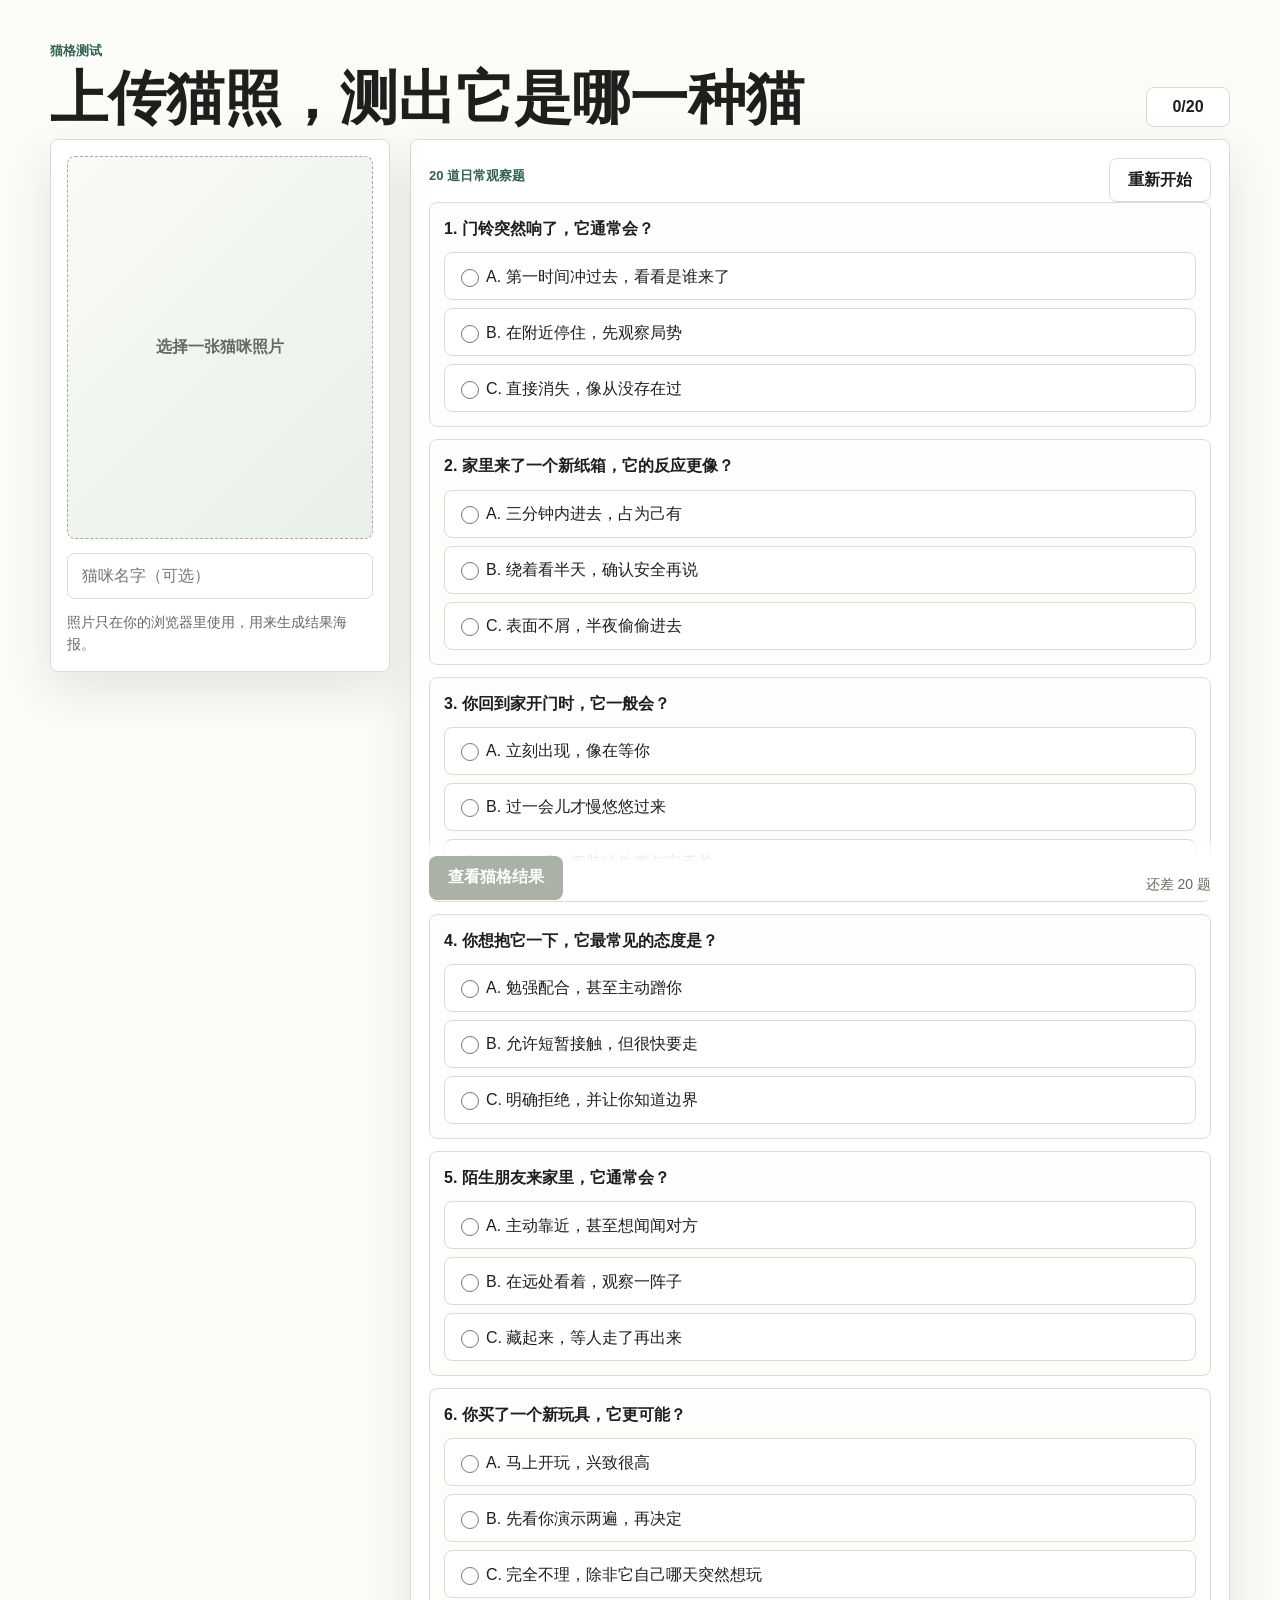
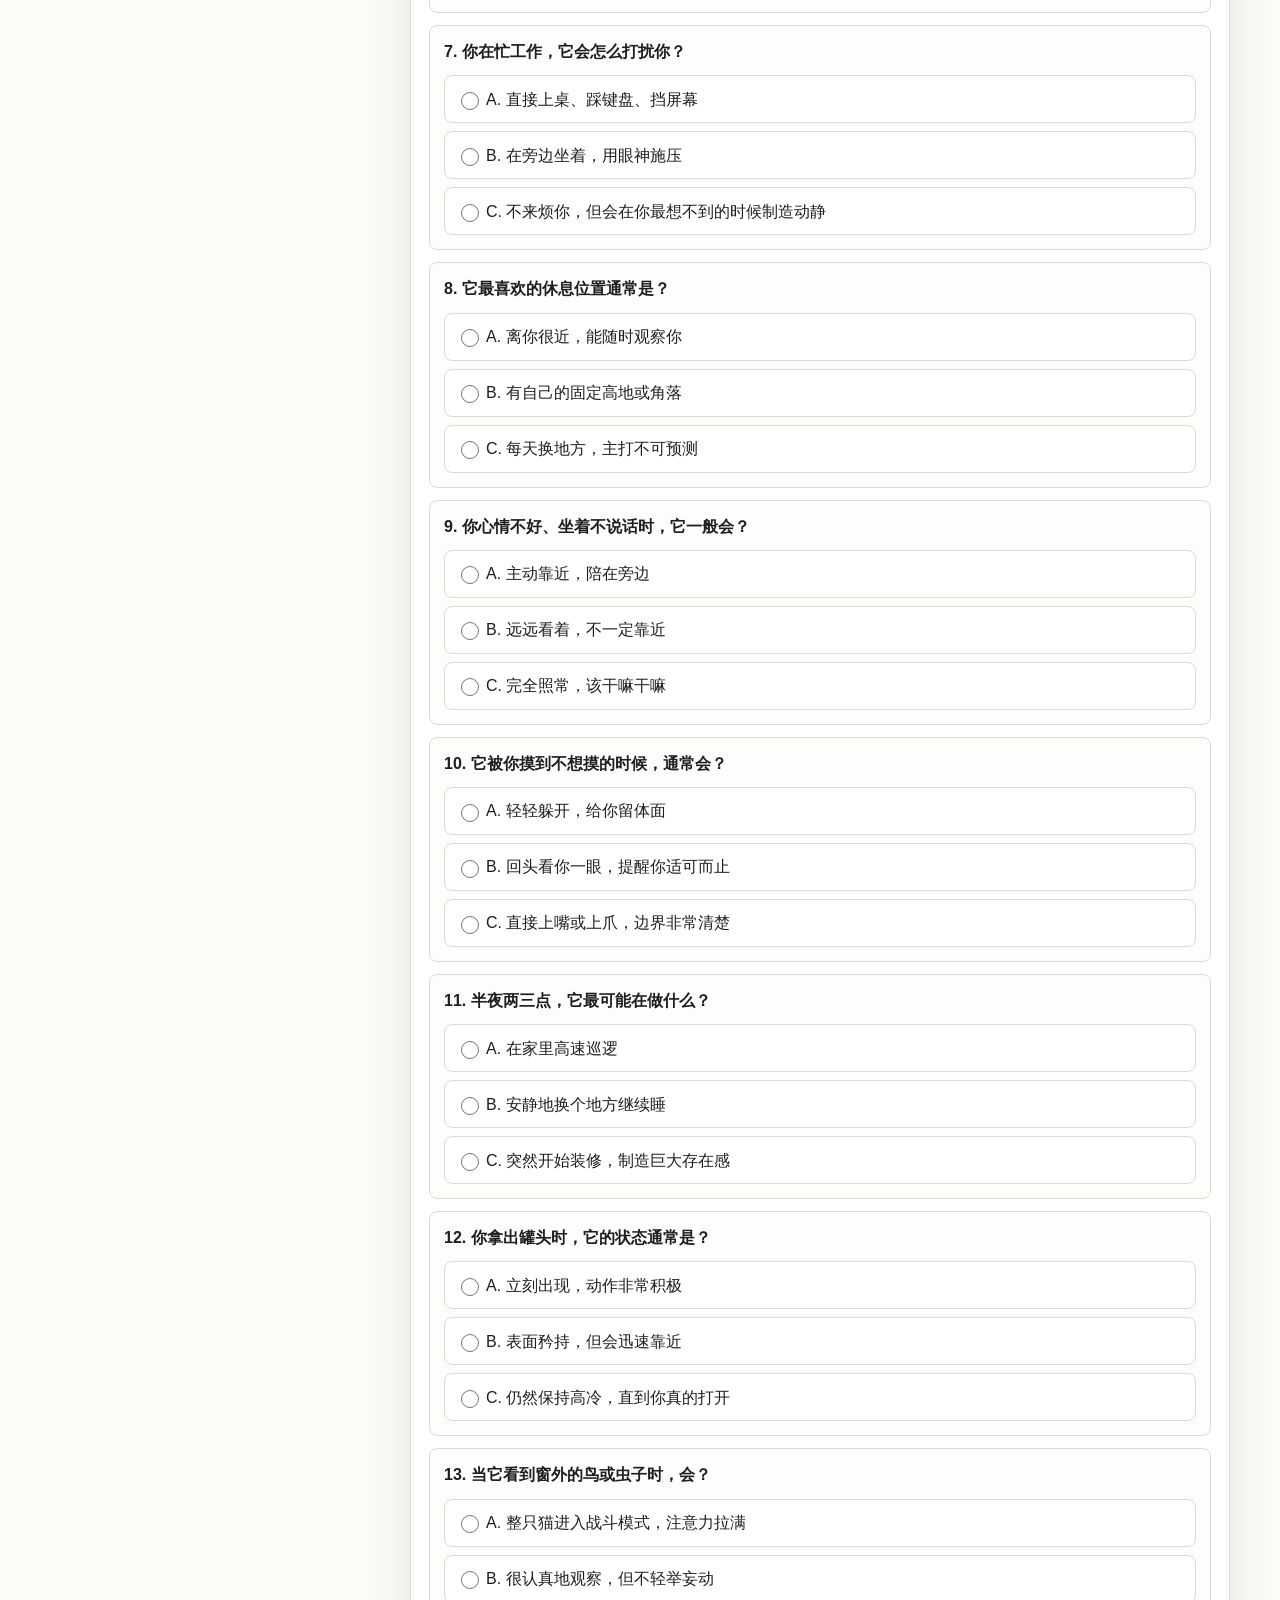
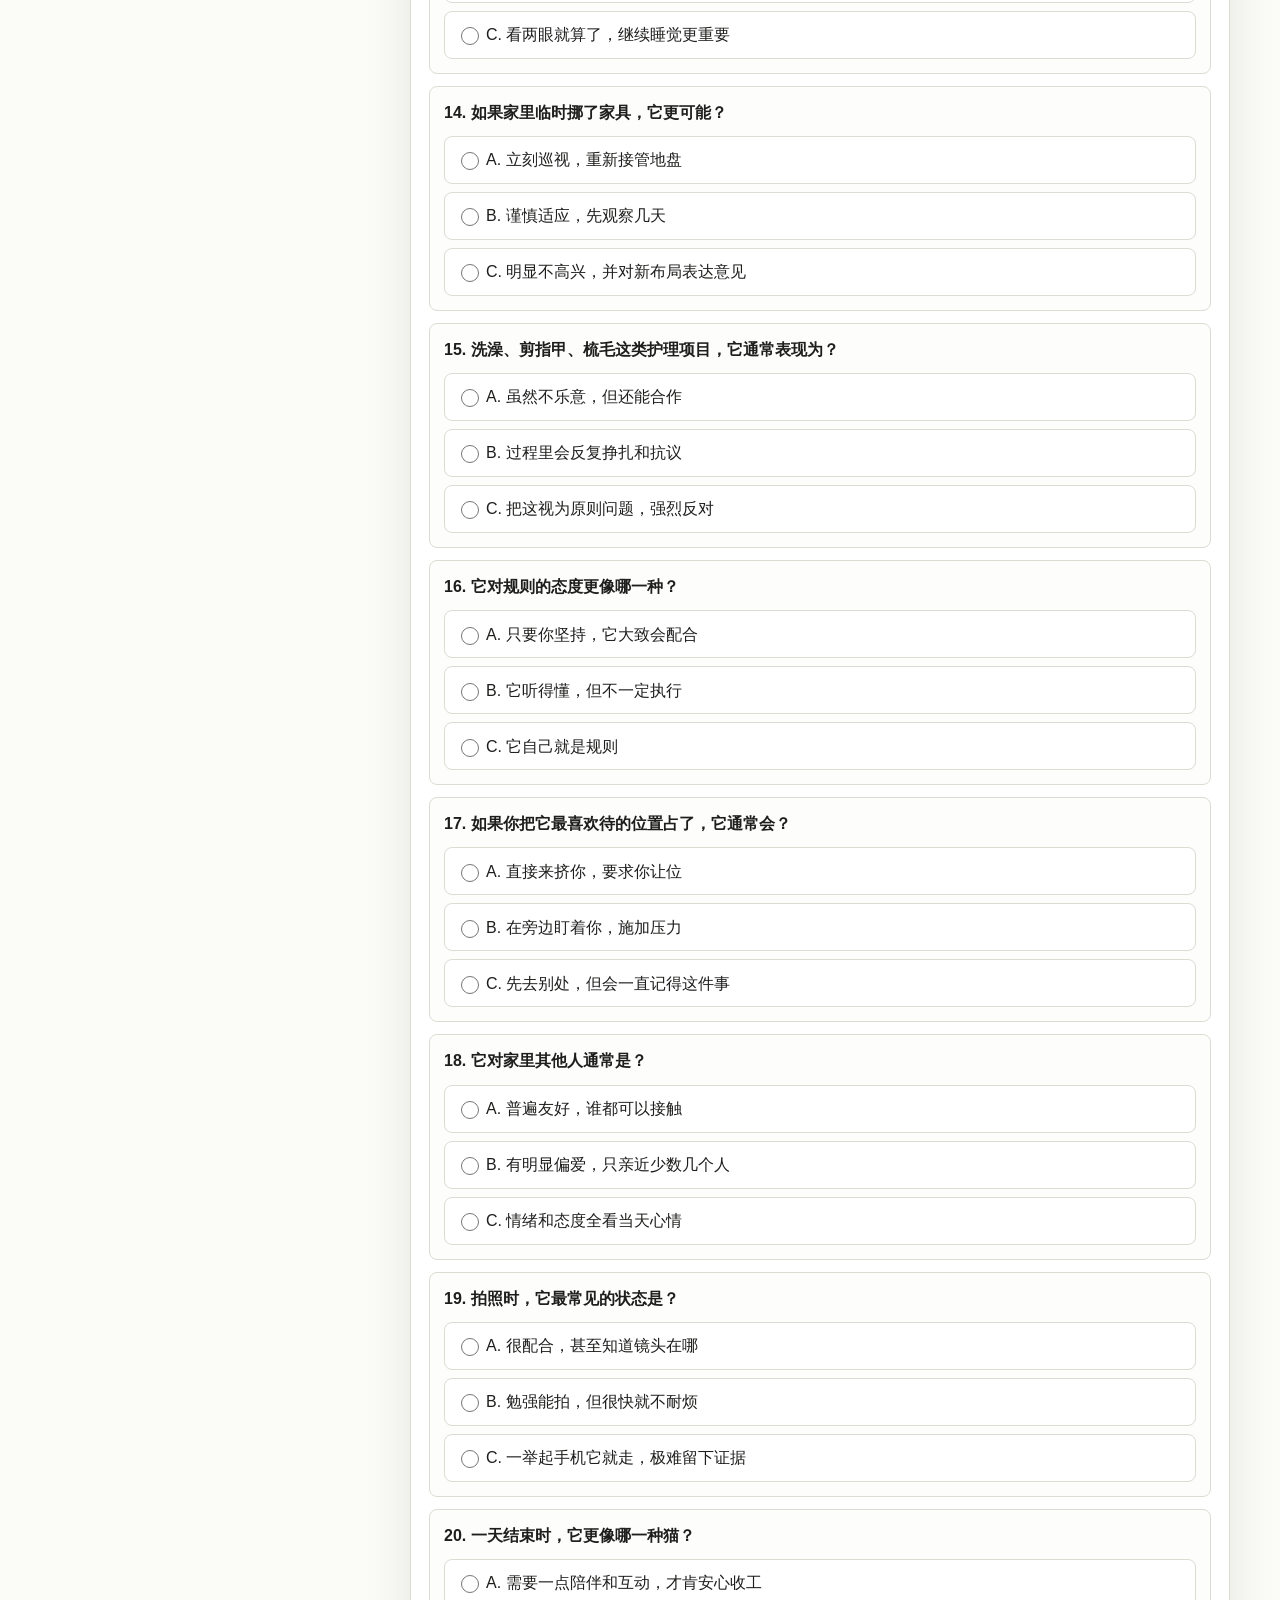
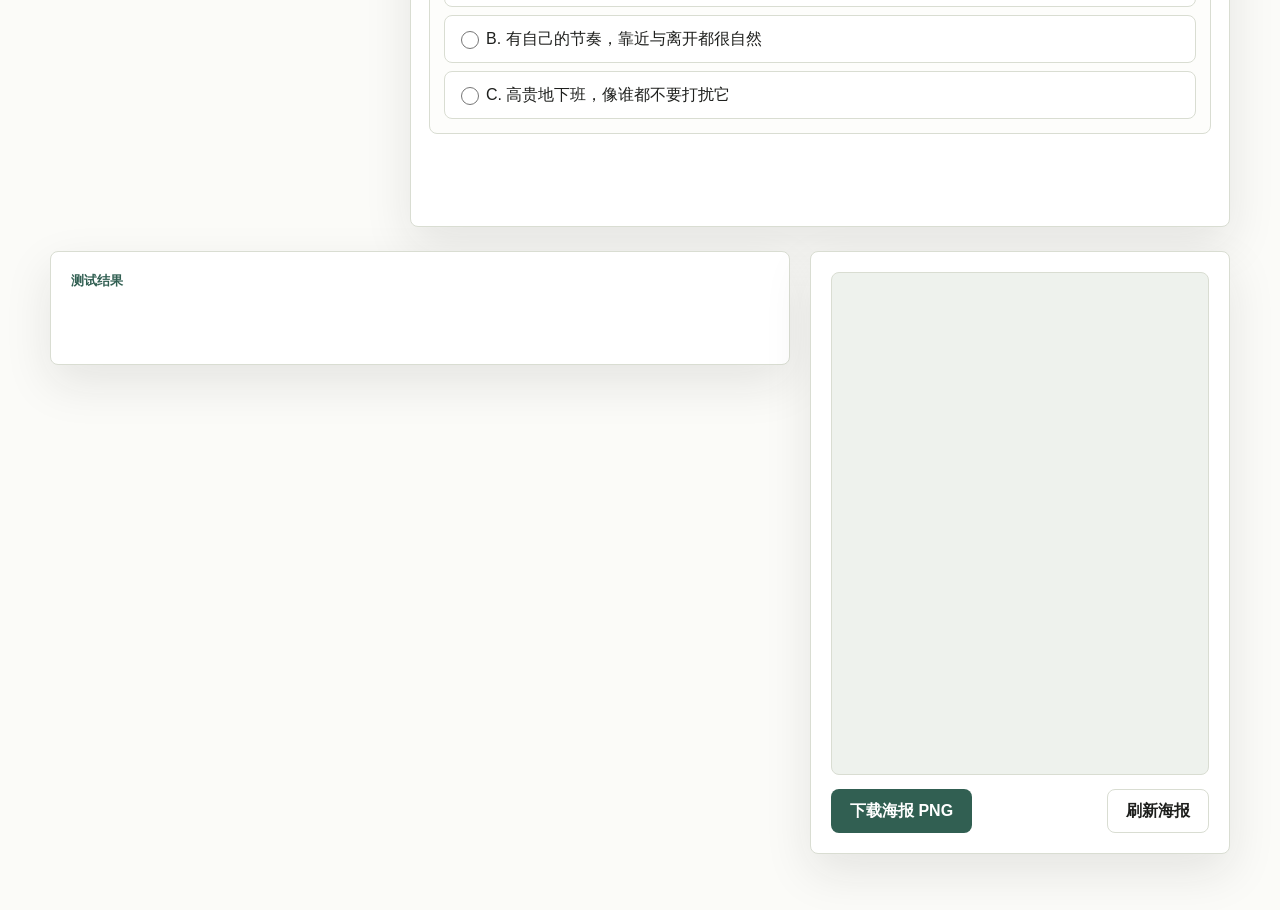
<file: cat-personality-test/index.html>
<!doctype html>
<html lang="zh-CN">
  <head>
    <meta charset="UTF-8" />
    <meta name="viewport" content="width=device-width, initial-scale=1.0" />
    <title>猫格测试</title>
    <link rel="stylesheet" href="styles.css" />
  </head>
  <body>
    <main class="app-shell">
      <section class="topbar" aria-label="测试进度">
        <div>
          <p class="eyebrow">猫格测试</p>
          <h1>上传猫照，测出它是哪一种猫</h1>
        </div>
        <div class="progress-pill">
          <span id="answeredCount">0</span>/20
        </div>
      </section>

      <section class="layout">
        <aside class="photo-panel">
          <label class="upload-box" for="catPhoto">
            <input id="catPhoto" type="file" accept="image/*" />
            <img id="photoPreview" alt="猫咪照片预览" />
            <span id="uploadHint">选择一张猫咪照片</span>
          </label>
          <input id="catName" class="name-input" type="text" maxlength="12" placeholder="猫咪名字（可选）" />
          <p class="microcopy">照片只在你的浏览器里使用，用来生成结果海报。</p>
        </aside>

        <section class="quiz-panel" aria-labelledby="quizTitle">
          <div class="quiz-head">
            <p class="eyebrow" id="quizTitle">20 道日常观察题</p>
            <button id="resetBtn" class="ghost-btn" type="button">重新开始</button>
          </div>
          <div id="questions" class="questions"></div>
          <div class="actions">
            <button id="resultBtn" class="primary-btn" type="button" disabled>查看猫格结果</button>
            <p id="missingText" class="missing-text">还差 20 题</p>
          </div>
        </section>
      </section>

      <section id="resultSection" class="result-section" hidden>
        <div class="result-copy">
          <p class="eyebrow">测试结果</p>
          <h2 id="resultTitle"></h2>
          <div id="resultTags" class="tag-row"></div>
          <p id="resultSummary" class="summary"></p>
          <div id="dimensionChips" class="dimension-row"></div>
          <p id="resultPunchline" class="punchline"></p>
        </div>
        <div class="poster-panel">
          <canvas id="posterCanvas" width="1080" height="1440" aria-label="猫格测试海报"></canvas>
          <div class="poster-actions">
            <button id="downloadBtn" class="primary-btn" type="button">下载海报 PNG</button>
            <button id="rerenderBtn" class="ghost-btn" type="button">刷新海报</button>
          </div>
        </div>
      </section>
    </main>

    <script src="app.js"></script>
  </body>
</html>
</file>
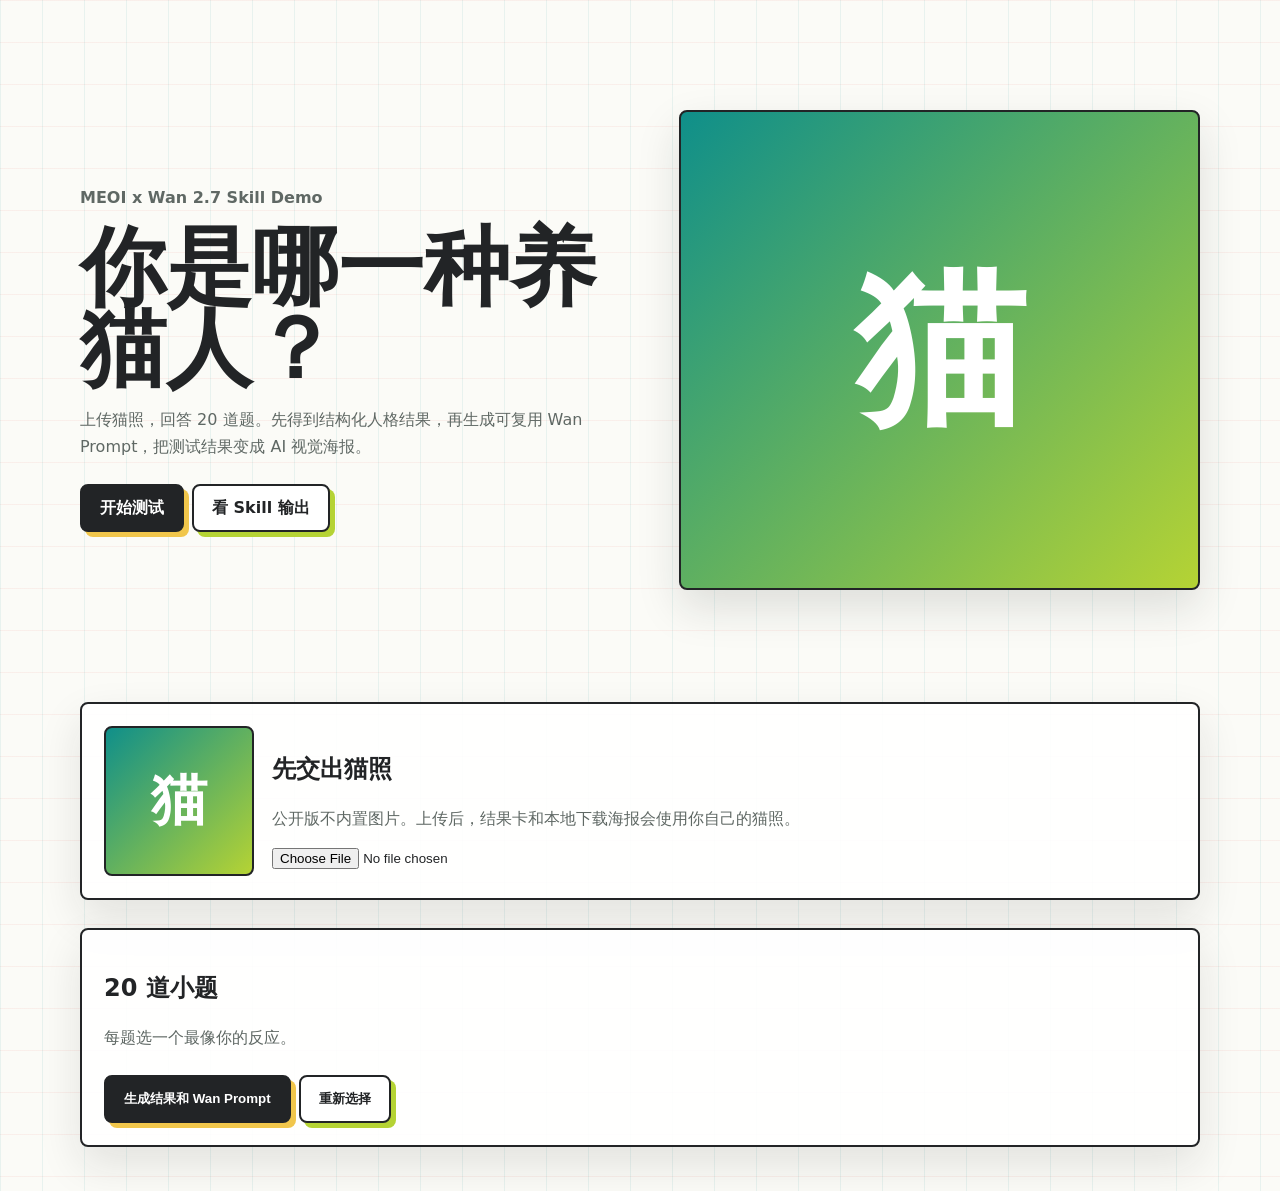
<file: meoi-skill/index.html>
<!doctype html><html lang="zh-CN"><head><meta charset="utf-8"><meta name="viewport" content="width=device-width,initial-scale=1"><title>MEOI Wan Skill</title><style>:root{--paper:#fbfbf7;--ink:#222426;--teal:#0f8f8a;--coral:#e65443;--leaf:#b5d334;--yellow:#f1c64b;--line:#d9ded7;font-family:system-ui,-apple-system,BlinkMacSystemFont,"Segoe UI",sans-serif}*{box-sizing:border-box}body{margin:0;color:var(--ink);background:linear-gradient(90deg,rgba(15,143,138,.08) 0 1px,transparent 1px),linear-gradient(180deg,rgba(230,84,67,.07) 0 1px,transparent 1px),var(--paper);background-size:42px 42px}.app{width:min(1120px,calc(100% - 28px));margin:auto;padding:26px 0 44px}.hero{display:grid;grid-template-columns:1.05fr .95fr;gap:24px;min-height:72vh;align-items:center}.mark{color:var(--teal);font-weight:900}.hero h1{font-size:clamp(42px,8vw,86px);line-height:.95;margin:12px 0}.hero p,.muted{color:#5f6864;line-height:1.7}.visual{min-height:480px;border:2px solid var(--ink);border-radius:8px;display:grid;place-items:center;background:linear-gradient(135deg,var(--teal),var(--leaf));color:white;font-size:clamp(80px,18vw,170px);font-weight:900;box-shadow:0 18px 44px rgba(24,28,28,.13)}.btn{display:inline-flex;align-items:center;justify-content:center;min-height:48px;padding:0 18px;margin:8px 8px 0 0;border:2px solid var(--ink);border-radius:8px;background:var(--ink);color:white;font-weight:900;text-decoration:none;box-shadow:5px 5px 0 var(--yellow);cursor:pointer}.btn.alt{background:white;color:var(--ink);box-shadow:5px 5px 0 var(--leaf)}.panel{margin-top:28px;padding:22px;border:2px solid var(--ink);border-radius:8px;background:rgba(255,255,255,.9);box-shadow:0 18px 44px rgba(24,28,28,.11)}.upload{display:grid;grid-template-columns:150px 1fr;gap:18px;align-items:center}.thumb,.poster-img{display:grid;place-items:center;border:2px solid var(--ink);border-radius:8px;background:linear-gradient(135deg,var(--teal),var(--leaf));color:white;font-weight:900}.thumb{width:150px;aspect-ratio:1;font-size:56px;object-fit:cover}.quiz{display:grid;gap:12px}.q{padding:15px;border:2px solid var(--line);border-radius:8px;background:white}.q h3{margin:0 0 10px;font-size:17px;line-height:1.5}.opts{display:grid;grid-template-columns:repeat(3,1fr);gap:8px}.opt{padding:11px;border:2px solid var(--line);border-radius:8px;background:#fbfcfb;text-align:left;cursor:pointer}.opt.on{border-color:var(--ink);background:#eaf7f2;box-shadow:inset 0 -5px 0 rgba(181,211,52,.45)}.result{display:grid;grid-template-columns:1fr minmax(300px,430px);gap:22px}.poster{border:2px solid var(--ink);border-radius:8px;background:white;overflow:hidden;box-shadow:9px 9px 0 var(--leaf)}.poster-img{aspect-ratio:4/3;font-size:76px;object-fit:cover;width:100%}.poster-body{padding:20px}.tag{display:inline-block;margin:8px 6px 8px 0;padding:7px 10px;border:2px solid var(--ink);border-radius:8px;background:var(--yellow);font-weight:900;font-size:13px}.score{display:grid;grid-template-columns:72px 1fr 32px;gap:8px;align-items:center;margin:9px 0;font-weight:800}.bar{height:13px;border:2px solid var(--ink);border-radius:8px;overflow:hidden;background:white}.bar i{display:block;height:100%;background:var(--teal)}.lab{display:grid;grid-template-columns:1fr 1fr;gap:16px}.box{padding:16px;border:2px solid var(--ink);border-radius:8px;background:white}.prompt{width:100%;min-height:280px;padding:12px;border:2px solid var(--line);border-radius:8px;line-height:1.65;resize:vertical}.compare{display:grid;grid-template-columns:1fr 1fr;gap:10px}.card{min-height:190px;padding:12px;border:2px solid var(--line);border-radius:8px;background:#fbfcfb}.wan{display:grid;place-items:center;min-height:130px;border-radius:8px;background:linear-gradient(135deg,var(--teal),var(--leaf));color:white;font-weight:900;text-align:center}.notice{border-left:6px solid var(--coral);background:#fff8f6;padding:14px 16px;line-height:1.7;font-weight:800}.hide{display:none!important}@media(max-width:860px){.hero,.upload,.result,.lab,.compare,.opts{grid-template-columns:1fr}.visual{min-height:360px}}</style></head><body><main class="app"><section class="hero"><div><p class="mark">MEOI x Wan 2.7 Skill Demo</p><h1>你是哪一种养猫人？</h1><p>上传猫照，回答 20 道题。先得到结构化人格结果，再生成可复用 Wan Prompt，把测试结果变成 AI 视觉海报。</p><a class="btn" href="#quizPanel">开始测试</a><a class="btn alt" href="#skillLab">看 Skill 输出</a></div><div class="visual">猫</div></section><section class="panel upload"><div class="thumb" id="thumb">猫</div><div><h2>先交出猫照</h2><p class="muted">公开版不内置图片。上传后，结果卡和本地下载海报会使用你自己的猫照。</p><input id="file" type="file" accept="image/*"></div></section><section class="panel" id="quizPanel"><h2>20 道小题</h2><p class="muted">每题选一个最像你的反应。</p><div id="quiz" class="quiz"></div><button class="btn" id="submit">生成结果和 Wan Prompt</button><button class="btn alt" id="reset">重新选择</button><span id="status" class="mark"></span></section><section class="panel hide" id="result"><div class="result"><div><h2 id="headline"></h2><p id="subtitle" style="color:var(--coral);font-weight:900"></p><div id="scores"></div><button class="btn" id="copy">复制 Wan Prompt</button><button class="btn alt" id="download">下载普通海报</button></div><article class="poster"><div class="poster-img" id="posterPhoto">猫</div><div class="poster-body"><p class="mark">MEOI | Meow Owner Index</p><h2 id="posterTitle"></h2><p id="posterSub" style="color:var(--coral);font-weight:900"></p><div id="tags"></div><p id="bodyText" class="muted"></p><p id="closing" style="font-weight:900;border-top:2px solid var(--line);padding-top:12px"></p></div></article></div><div class="lab" id="skillLab"><section class="box"><h3>Wan Prompt</h3><p class="muted">这是可复用的 Skill 输出，可复制到 Wan 2.7，后续可接 API 自动调用。</p><textarea id="prompt" class="prompt" readonly></textarea></section><section class="box"><h3>前后对比</h3><div class="compare"><div class="card"><b>Before</b><p id="before" class="muted">普通测试结果：类型、标签、正文、分数。</p></div><div class="card"><b>After</b><div class="wan" id="after">Wan 2.7 视觉海报输出位</div></div></div></section></div><p class="notice">AI 生成声明：本作品设计为使用 Wan 2.7 进行视觉生成。请勿上传包含他人肖像、明星、品牌 Logo 或受版权保护内容的图片；发布生成结果时请标注 AI 生成。</p></section><canvas id="canvas" width="1080" height="1600" style="display:none"></canvas></main><script>const dims={P:'宠溺度',C:'照护度',O:'秩序度',E:'情绪投射度',X:'展示表达度',A:'风险焦虑度'};const qs=[['你家猫半夜突然踩着你跑过去，你第一反应通常是？',['它好可爱，甚至想摸两下','先看看它是不是哪里不舒服','立刻清醒，并开始思考是不是该限制它夜间活动'],['P','A','O']],['你买猫用品时更像哪一种人？',['看到它可能会喜欢，就想买','会认真比对成分、材质和实际需要','只买真正必要的，不想把家里堆满'],['P','C','O']],['猫今天看起来有点反常，你通常会？',['立刻开始担心，反复观察','先安静看一阵，判断是不是真的异常','只要吃喝拉撒正常，就先不放大'],['A','C','O']],['你给猫拍照时，最常见的状态是？',['随手拍，主要是因为太可爱了','会挑光线、角度和背景','除非很有必要，不会频繁拍'],['P','X','O']],['你更接近下面哪种想法？',['猫开心最重要','猫舒服和家里稳定都重要','不能让猫完全接管这个家'],['P','C','O']],['猫在你工作时跳上桌，你通常会？',['让它待着，甚至顺手摸摸','先哄一下，再慢慢引开','直接请下去，桌子就是桌子'],['P','C','O']],['你最容易因为什么开心？',['它今天主动来找我','它今天状态稳定、吃睡都很好','我把它照顾得很体面、很舒服'],['E','C','O']],['猫不让抱的时候，你通常会？',['还是想再试一下','尊重它，当下就不碰了','本来也不太主动抱它'],['E','C','O']],['你更像哪种养猫风格？',['猫说了算','我照顾它，也观察它','我们彼此适应，共同生活'],['P','C','O']],['猫打翻了东西，你更可能？',['先看它有没有受惊','处理现场，然后默默记住这个风险点','当场开始调整规则，防止再发生'],['E','C','O']],['你买罐头/零食时，最像哪种人？',['想让它多开心一点','主要看配方、频率和适配度','会控制，不想养成太多习惯'],['P','C','O']],['猫今天一整天都不太理你，你会？',['有点失落，想知道是不是我哪里不对','觉得它可能只是想自己待着','完全接受，这很正常'],['E','C','O']],['朋友来你家，想一直摸你的猫，你通常会？',['只要猫没跑，我一般不太拦','会观察猫愿不愿意，再提醒朋友轻一点','很明确地替猫设边界，不让人随便碰'],['P','C','O']],['你看到别人家的猫，你最容易注意到什么？',['它可不可爱、亲不亲人','它今天状态怎么样、舒不舒服','它的毛、脸、气质、照片感强不强'],['E','C','X']],['猫生病或不舒服时，你的状态通常是？',['会非常紧张，脑子一直转','冷静处理，该看医生就看医生','先判断严重程度，不会立刻慌乱'],['A','C','O']],['你会不会为了猫调整自己的生活？',['会，而且很多时候很自然','会调整，但尽量保持平衡','只做必要调整，不会全盘让位'],['P','C','O']],['你最认同下面哪句话？',['养猫就是要宠','养猫是长期照顾和理解','养猫也要有边界和秩序'],['P','C','O']],['你给猫布置生活环境时，更像？',['想让它开心，所以会多给一点','会认真规划，让它住得舒服','保持干净、简单、不要太乱'],['P','C','O']],['你和猫的关系更像哪一种？',['我明显更需要它','我们互相陪伴','它有它的生活，我有我的生活'],['E','C','O']],['做完这个测试，你最希望看到哪种结果？',['一个很像我、很好晒的标签','一个能说明我和猫关系模式的结果','一个不过度煽情、但挺准确的总结'],['X','E','O']]];const rs={'纯血猫奴':['你负责供奉，它负责存在。',['很会让步','猫说了算','情绪全跟着它走'],'你很容易把猫放在优先级很高的位置。你不是在养一只猫，更像是在认真维持一段由它主导的关系。','在这段关系里，你的职位比较像稳定供奉者。'],'引导型铲屎官':['你不靠强压推进，而是会用稳定和节奏把猫慢慢带好。',['循循善诱','细心观察','稳定可靠'],'你很会看猫当天的状态，也懂它什么时候需要靠近，什么时候只想自己待着。你更擅长用节奏、引导和稳定感把相处带顺。','你不是在硬控它，你是在把关系慢慢带顺。'],'卑微供奉者':['你养的不只是猫，是一整套高质量猫生系统。',['标准很高','系统型照护','很会安排'],'你对养猫这件事有明显的执行力和标准感，会把爱落实成一套长期有效的照护系统。','嘴上不说，手上一直在加码。'],'家庭秩序维护员':['你爱猫，但你也爱一个不失控的家。',['规则明确','生活稳定','有爱但不纵容'],'你愿意照顾它，也愿意为它调整，但同样在意节奏、边界和长期稳定。','你的爱有结构，所以不容易失控。'],'情绪型共生者':['你和猫之间，不只是陪伴，更像情绪共振。',['很容易投射','情绪连接强','会被猫影响'],'它今天靠不靠近你、理不理你、情绪平不平稳，你都很容易感觉到。','它不是你的宠物，它更像你生活里的情绪接口。'],'晒猫艺术总监':['你不只是记录猫，你是在经营它的视觉形象。',['审美在线','记录欲强','很会呈现'],'你会注意光线、姿势、神态和背景。晒猫不是随手一拍，是一种创作行为。','你家猫不一定知道，但它的视觉总监一直是你。'],'全天候保安':['猫一有风吹草动，你的脑内警报就先响了。',['风险敏感','很负责','容易提前担心'],'你对猫的状态变化非常敏感，紧张感通常会变成具体而周全的照顾。','你不是大惊小怪，你只是永远在线。'],'边界感室友':['你们彼此有边界，也彼此留空间。',['有分寸','不过度拟人','共同生活型'],'你尊重它有自己的节奏，也保留自己的生活方式，认真但有分寸地共同生活。','你们更像住在一起的两位有分寸的成员。']};const ans=Array(qs.length).fill(null);let cat=null;const $=s=>document.querySelector(s);function init(){quiz.innerHTML=qs.map((q,i)=>`<section class=q><h3>${i+1}. ${q[0]}</h3><div class=opts>${q[1].map((o,j)=>`<button class=opt data-q=${i} data-o=${j}><b>${'ABC'[j]}</b> ${o}</button>`).join('')}</div></section>`).join('')}function scores(){const s={P:0,C:0,O:0,E:0,X:0,A:0};ans.forEach((a,i)=>s[qs[i][2][a]]+=2);return s}function top(s){return Object.entries(s).sort((a,b)=>b[1]-a[1])[0][0]}function pick(s){const t=top(s),avg=(s.P+s.C+s.O)/3,hi=k=>s[k]>=8,mid=k=>s[k]>=6,lo=k=>s[k]<=4;if(t==='X'||s.X>=4&&s.X>=avg+2)return'晒猫艺术总监';if(t==='A'||s.A>=4&&s.C>=4)return'全天候保安';if(t==='E'&&(s.P>=4||s.C>=4))return'情绪型共生者';if(t==='P'&&!hi('O'))return'纯血猫奴';if(hi('C')&&hi('O')&&s.C+s.O>=s.P+s.E+s.X+s.A)return'卑微供奉者';if(t==='O'&&mid('C')&&lo('E')&&lo('P'))return'家庭秩序维护员';if(hi('O')&&!hi('C')&&lo('E')&&lo('P'))return'边界感室友';return'引导型铲屎官'}function promptFor(type){const r=rs[type];return`请基于用户上传的猫照片，生成一张竖版中文人格测试结果海报。\n\n项目名称：MEOI（Meow Owner Index）\n测试主题：你是哪一种养猫人\n主人类型：${type}\n副标题：${r[0]}\n三个标签：${r[1].join(' / ')}\n结果正文：${r[2]}\n底部收尾：${r[3]}\n\n画面要求：\n1. 以猫作为主视觉，不出现真人。\n2. 画面适合社交媒体分享，竖版 3:4 或 9:16 构图。\n3. 风格要有趣、干净、有宠物生活感，文字区域清晰可读。\n4. 不出现未经授权的品牌 Logo、明星脸、影视动漫角色。\n5. 标注“AI 生成”，保留 MEOI / Meow Owner Index 字样。\n\n输出目标：把结构化测试结果视觉化成一张更有情绪、更好转发的 Wan 2.7 AI 海报。`}function show(type,s){const r=rs[type];headline.textContent=`你是：${type}`;subtitle.textContent=r[0];posterTitle.textContent=`你是：${type}`;posterSub.textContent=r[0];tags.innerHTML=r[1].map(x=>`<span class=tag>${x}</span>`).join('');bodyText.textContent=r[2];closing.textContent=r[3];scores.innerHTML=Object.entries(dims).map(([k,v])=>`<div class=score><span>${k}｜${v.slice(0,2)}</span><span class=bar><i style="width:${s[k]/40*100}%"></i></span><span>${s[k]}</span></div>`).join('');prompt.value=promptFor(type);before.textContent=`${type}：${r[1].join(' / ')}。${r[0]}`;after.textContent=`Wan 2.7 视觉方向：${type}专属 AI 海报`;result.classList.remove('hide');result.scrollIntoView({behavior:'smooth'})}quizPanel.addEventListener('click',e=>{const b=e.target.closest('.opt');if(!b)return;ans[b.dataset.q]=+b.dataset.o;b.closest('.q').querySelectorAll('.opt').forEach(x=>x.classList.remove('on'));b.classList.add('on');status.textContent=''});submit.onclick=()=>{const m=ans.findIndex(x=>x===null);if(m>-1){status.textContent=`第 ${m+1} 题还没选。`;return}const s=scores();show(pick(s),s)};reset.onclick=()=>location.reload();copy.onclick=async()=>{await navigator.clipboard.writeText(prompt.value);status.textContent='Wan Prompt 已复制。'};file.onchange=e=>{const f=e.target.files[0];if(!f)return;const rd=new FileReader();rd.onload=()=>{cat=rd.result;thumb.outerHTML=`<img class=thumb id=thumb src="${cat}" alt="猫照片预览">`;posterPhoto.outerHTML=`<img class=poster-img id=posterPhoto src="${cat}" alt="海报猫照片">`};rd.readAsDataURL(f)};download.onclick=()=>alert('当前参赛补齐版重点展示 Skill 工作流；可使用旧版页面下载模板海报。');init();</script></body></html>
</file>
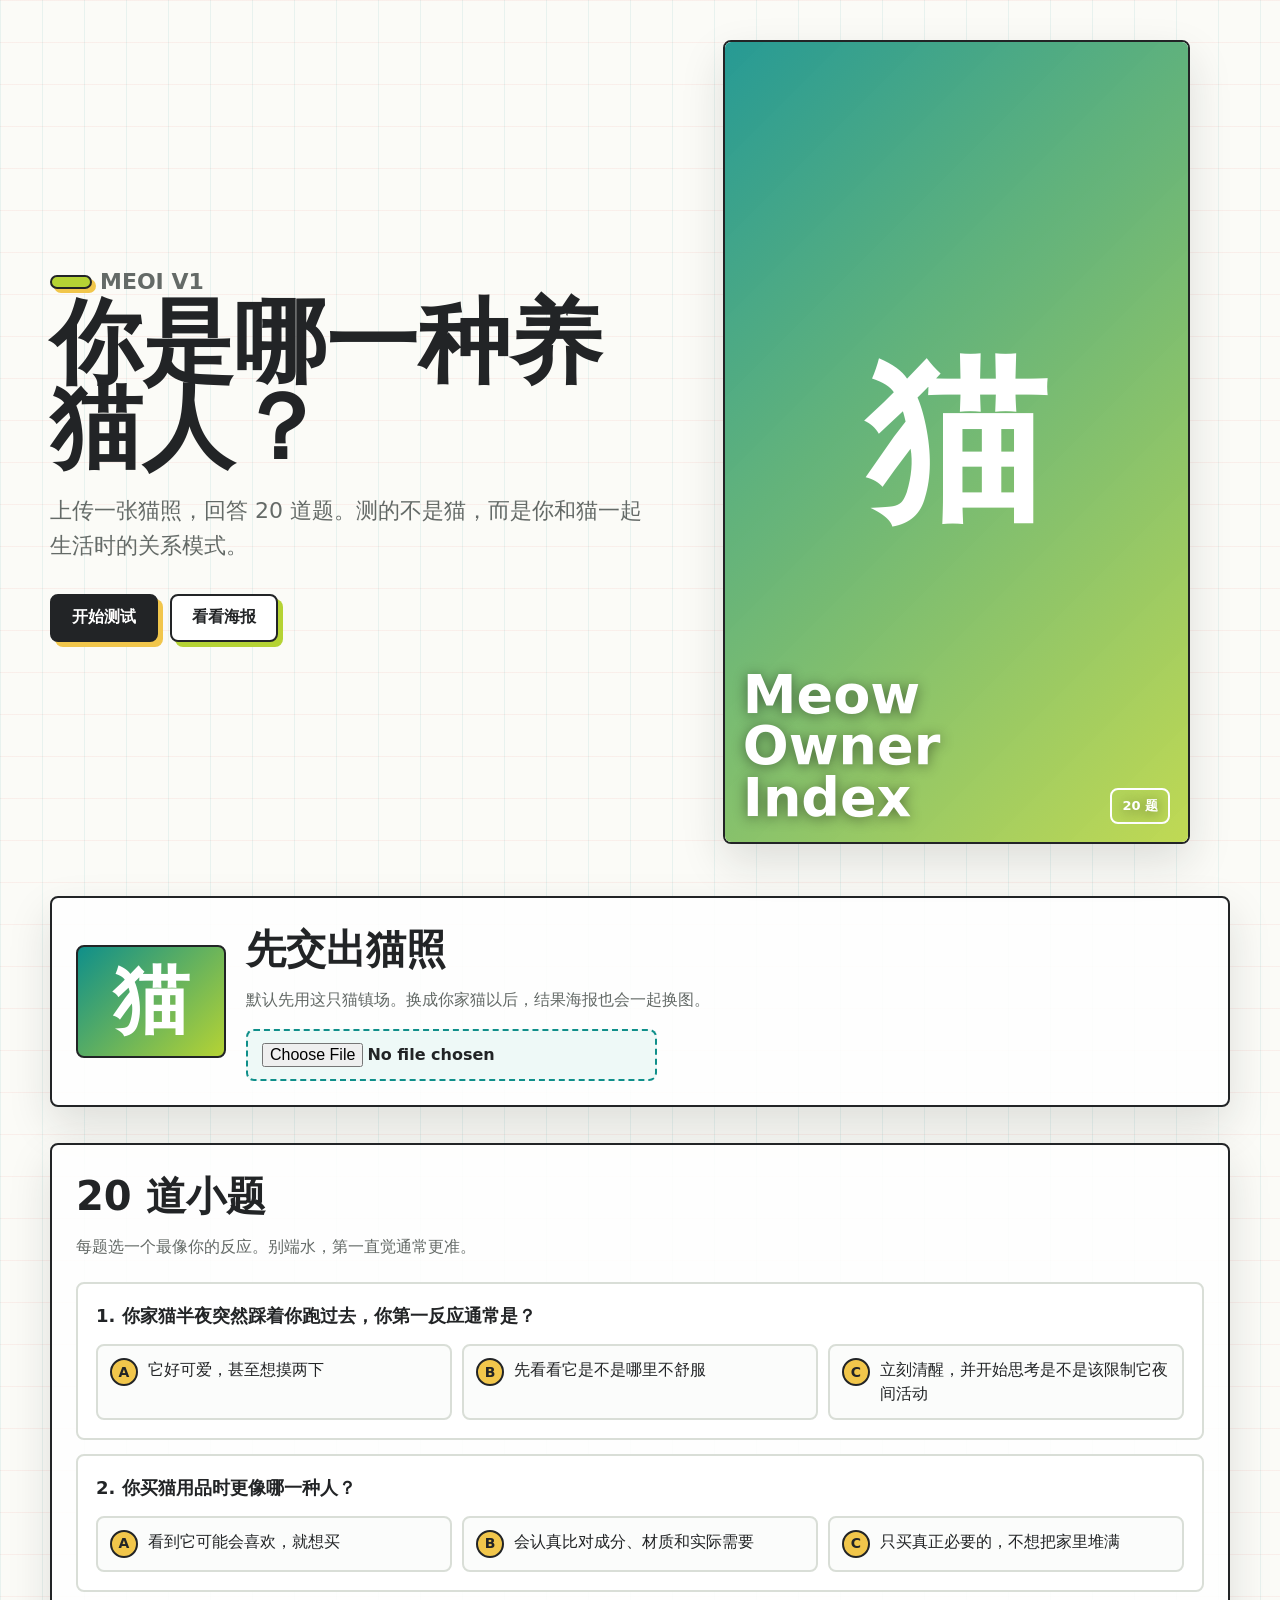
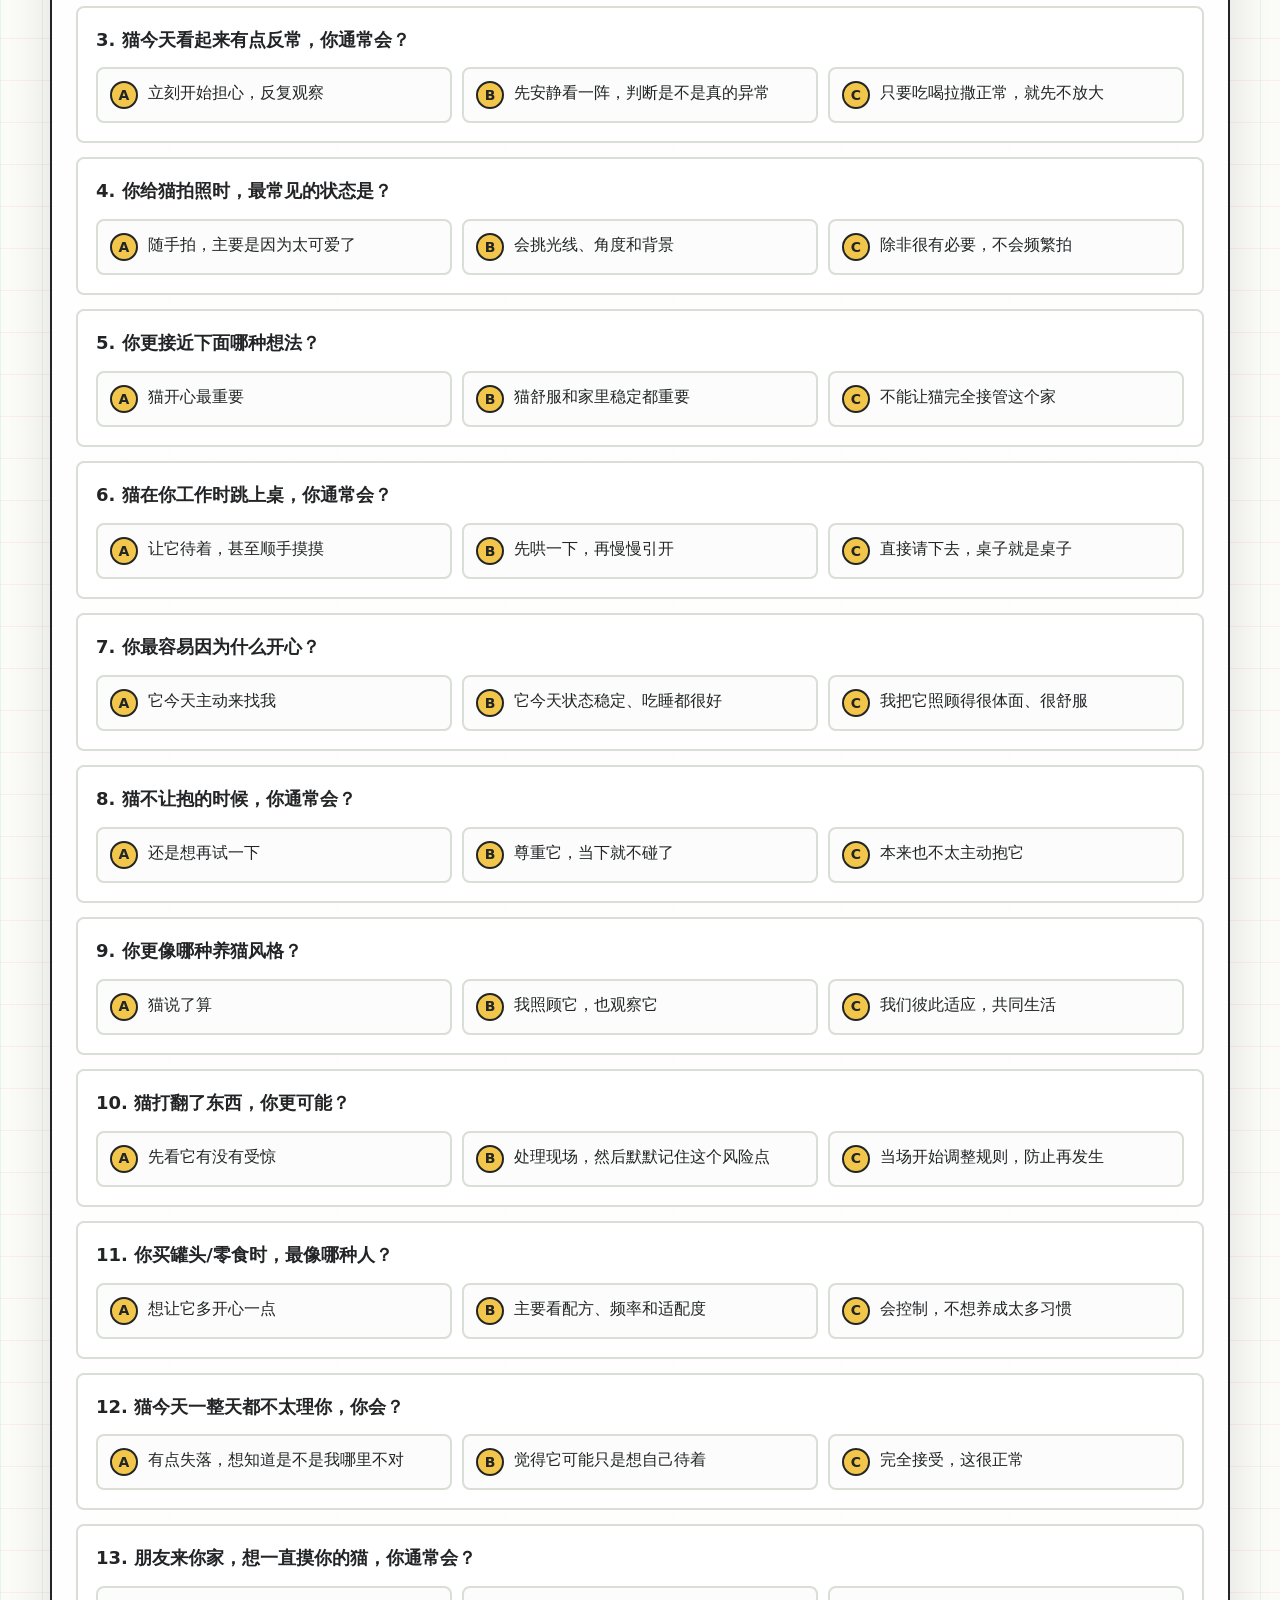
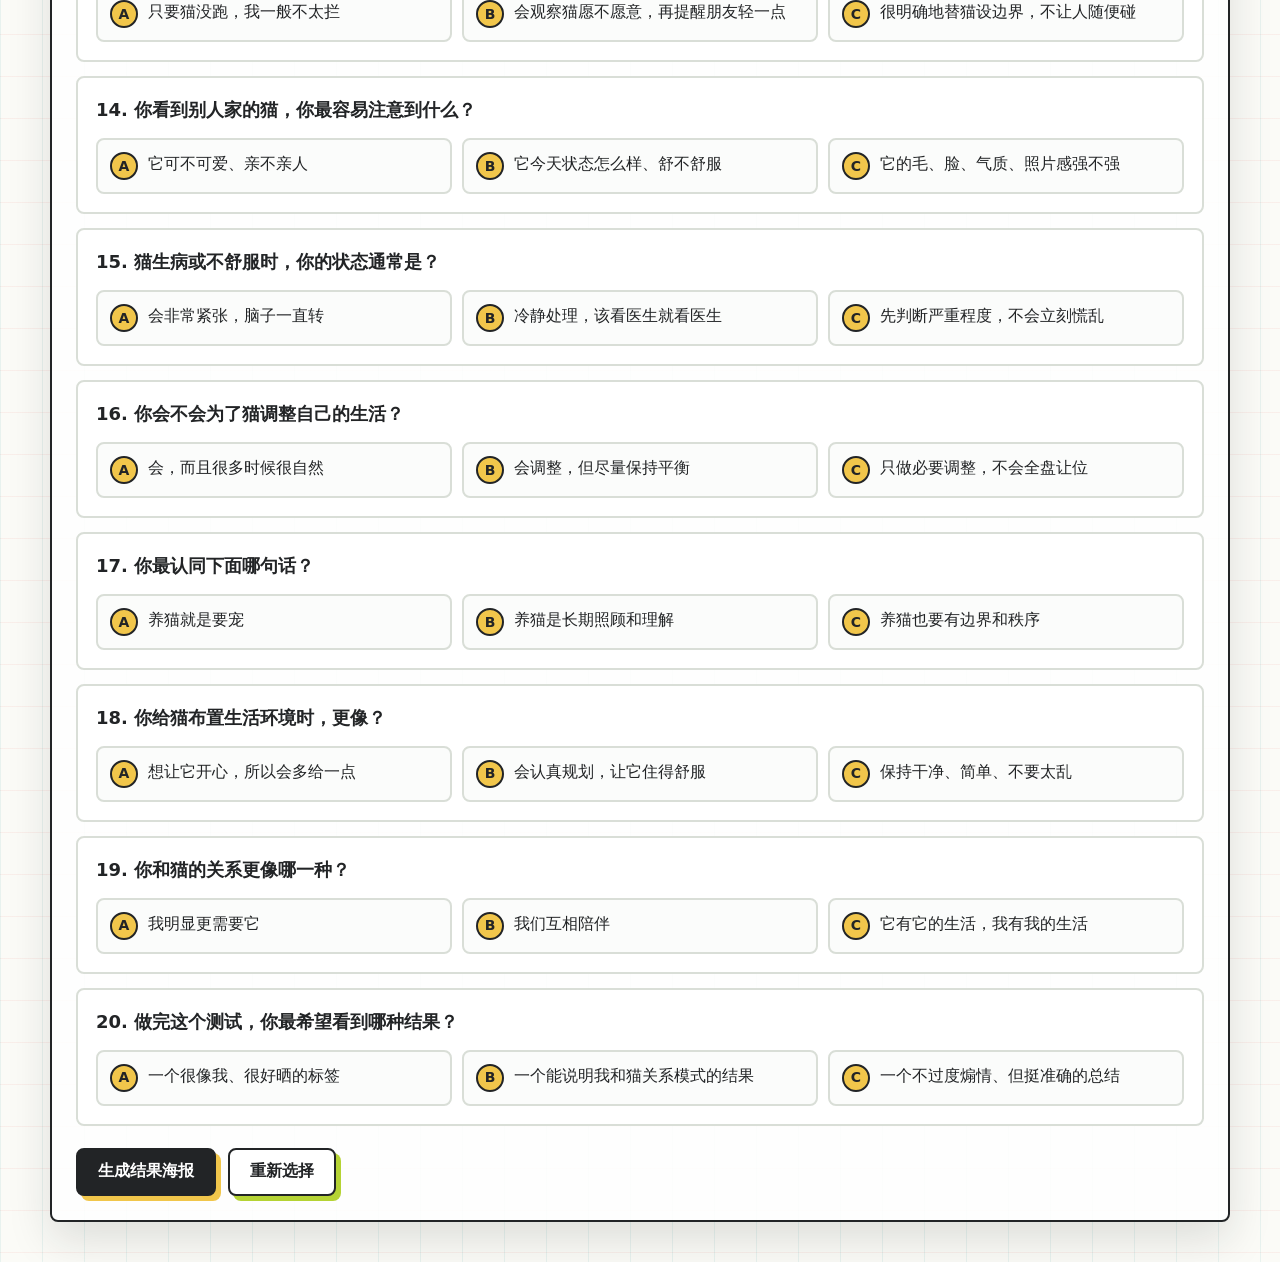
<file: meoi/index.html>
<!doctype html>
<html lang="zh-CN">
<head>
  <meta charset="utf-8">
  <meta name="viewport" content="width=device-width, initial-scale=1">
  <title>MEOI | Meow Owner Index</title>
  <style>
    :root {
      --paper: #fbfbf7;
      --ink: #222426;
      --muted: #646a67;
      --line: #d9ded7;
      --teal: #0f8f8a;
      --coral: #e65443;
      --leaf: #b5d334;
      --yellow: #f1c64b;
      --white: #ffffff;
      --shadow: 0 18px 44px rgba(24, 28, 28, 0.13);
      font-family: Inter, ui-sans-serif, system-ui, -apple-system, BlinkMacSystemFont, "Segoe UI", sans-serif;
    }

    * { box-sizing: border-box; }

    body {
      margin: 0;
      min-height: 100vh;
      color: var(--ink);
      background:
        linear-gradient(90deg, rgba(15, 143, 138, 0.08) 0 1px, transparent 1px 100%),
        linear-gradient(180deg, rgba(230, 84, 67, 0.07) 0 1px, transparent 1px 100%),
        var(--paper);
      background-size: 42px 42px;
    }

    button, input { font: inherit; }
    button { border: 0; cursor: pointer; }
    img { max-width: 100%; display: block; }

    .app { width: min(1180px, calc(100% - 32px)); margin: 0 auto; padding: 24px 0 40px; }
    .masthead { display: grid; grid-template-columns: minmax(0, 1.05fr) minmax(320px, 0.95fr); gap: 28px; align-items: stretch; min-height: calc(100vh - 64px); }
    .intro { align-self: center; padding: 14px 0; }
    .eyebrow { display: inline-flex; gap: 8px; align-items: center; margin: 0 0 20px; color: var(--teal); font-size: 13px; font-weight: 800; letter-spacing: 0; text-transform: uppercase; }
    .eyebrow::before { content: ""; width: 38px; height: 10px; background: var(--leaf); border: 2px solid var(--ink); border-radius: 8px; box-shadow: 4px 4px 0 var(--yellow); }
    h1 { margin: 0; max-width: 760px; font-size: clamp(42px, 8vw, 92px); line-height: 0.93; letter-spacing: 0; }
    .intro p { max-width: 620px; margin: 22px 0 0; color: var(--muted); font-size: clamp(17px, 2.4vw, 22px); line-height: 1.62; }
    .actions { display: flex; flex-wrap: wrap; gap: 12px; margin-top: 30px; }

    .btn { display: inline-flex; align-items: center; justify-content: center; min-height: 48px; padding: 0 20px; border: 2px solid var(--ink); border-radius: 8px; background: var(--ink); color: var(--white); font-weight: 800; box-shadow: 5px 5px 0 var(--yellow); transition: transform 160ms ease, box-shadow 160ms ease; text-decoration: none; }
    .btn:hover { transform: translate(2px, 2px); box-shadow: 3px 3px 0 var(--yellow); }
    .btn.secondary { background: var(--white); color: var(--ink); box-shadow: 5px 5px 0 var(--leaf); }

    .cat-panel { min-height: 520px; border: 2px solid var(--ink); border-radius: 8px; background: var(--white); overflow: hidden; box-shadow: var(--shadow); position: relative; }
    .cat-panel img { width: 100%; height: 100%; min-height: 520px; object-fit: cover; }
    .cat-placeholder { width: 100%; height: 100%; min-height: 520px; display: grid; place-items: center; background: linear-gradient(135deg, rgba(15, 143, 138, 0.9), rgba(181, 211, 52, 0.84)), var(--paper); color: var(--white); font-size: clamp(72px, 18vw, 180px); font-weight: 900; }
    .cat-caption { position: absolute; left: 18px; right: 18px; bottom: 18px; display: flex; justify-content: space-between; gap: 12px; align-items: end; color: var(--white); text-shadow: 0 2px 14px rgba(0, 0, 0, 0.45); font-weight: 900; }
    .cat-caption span:first-child { max-width: 14ch; font-size: clamp(28px, 5vw, 54px); line-height: 0.96; }
    .cat-caption span:last-child { padding: 7px 10px; border: 2px solid currentColor; border-radius: 8px; font-size: 13px; white-space: nowrap; }

    .panel { margin-top: 36px; padding: 24px; border: 2px solid var(--ink); border-radius: 8px; background: rgba(255, 255, 255, 0.86); box-shadow: var(--shadow); }
    .upload-row { display: grid; grid-template-columns: 150px minmax(0, 1fr); gap: 20px; align-items: center; }
    .preview { width: 150px; aspect-ratio: 1; border: 2px solid var(--ink); border-radius: 8px; object-fit: cover; background: var(--leaf); }
    .upload-copy h2, .quiz-head h2, .result-copy h2 { margin: 0; font-size: clamp(25px, 4vw, 40px); letter-spacing: 0; }
    .upload-copy p, .quiz-head p { margin: 9px 0 0; color: var(--muted); line-height: 1.7; }
    .file-control { display: inline-flex; margin-top: 16px; padding: 12px 14px; border: 2px dashed var(--teal); border-radius: 8px; background: #eef9f7; color: var(--ink); font-weight: 800; }
    .file-control input { width: min(100%, 260px); }

    .quiz { margin-top: 22px; display: grid; gap: 14px; }
    .question { padding: 18px; border: 2px solid var(--line); border-radius: 8px; background: var(--white); }
    .question.is-missing { border-color: var(--coral); box-shadow: 0 0 0 4px rgba(230, 84, 67, 0.16); }
    .question h3 { margin: 0 0 14px; font-size: 18px; line-height: 1.55; }
    .options { display: grid; grid-template-columns: repeat(3, minmax(0, 1fr)); gap: 10px; }
    .option { min-height: 100%; display: grid; grid-template-columns: auto minmax(0, 1fr); gap: 10px; align-items: start; padding: 12px; border: 2px solid var(--line); border-radius: 8px; background: #fbfcfb; color: var(--ink); text-align: left; line-height: 1.48; }
    .option strong { display: inline-grid; place-items: center; width: 28px; height: 28px; border: 2px solid var(--ink); border-radius: 50%; background: var(--yellow); font-size: 14px; }
    .option[aria-pressed="true"] { border-color: var(--ink); background: #eaf7f2; box-shadow: inset 0 -5px 0 rgba(181, 211, 52, 0.48); }

    .quiz-actions { display: flex; flex-wrap: wrap; gap: 12px; align-items: center; margin-top: 22px; }
    .status { min-height: 24px; color: var(--coral); font-weight: 800; }
    .result-grid { display: grid; grid-template-columns: minmax(0, 1fr) minmax(320px, 430px); gap: 24px; align-items: start; }
    .score-board { display: grid; gap: 12px; margin-top: 18px; }
    .score-row { display: grid; grid-template-columns: 86px minmax(0, 1fr) 40px; gap: 10px; align-items: center; font-weight: 800; }
    .bar { height: 14px; border: 2px solid var(--ink); border-radius: 8px; background: var(--white); overflow: hidden; }
    .bar span { display: block; height: 100%; width: 0%; background: var(--teal); }

    .poster { border: 2px solid var(--ink); border-radius: 8px; background: var(--white); overflow: hidden; box-shadow: 9px 9px 0 var(--leaf); }
    .poster-photo { width: 100%; aspect-ratio: 4 / 3; object-fit: cover; background: var(--leaf); }
    .poster-photo.placeholder { display: grid; place-items: center; color: var(--white); background: linear-gradient(135deg, var(--teal), var(--leaf)); font-size: 76px; font-weight: 900; }
    .poster-body { padding: 22px; }
    .poster-kicker { margin: 0 0 8px; color: var(--teal); font-size: 13px; font-weight: 900; text-transform: uppercase; letter-spacing: 0; }
    .poster h2 { margin: 0; font-size: clamp(28px, 5vw, 42px); line-height: 1.06; letter-spacing: 0; }
    .subtitle { margin: 12px 0 0; color: var(--coral); font-size: 18px; font-weight: 900; line-height: 1.45; }
    .tags { display: flex; flex-wrap: wrap; gap: 8px; margin: 16px 0; }
    .tag { padding: 7px 10px; border: 2px solid var(--ink); border-radius: 8px; background: var(--yellow); font-size: 13px; font-weight: 900; }
    .poster-text { margin: 0; color: #3d4441; font-size: 15px; line-height: 1.72; }
    .closing { margin: 18px 0 0; padding-top: 14px; border-top: 2px solid var(--line); font-weight: 900; line-height: 1.5; }
    .hidden { display: none !important; }
    canvas { display: none; }

    @media (max-width: 880px) {
      .masthead, .result-grid, .upload-row { grid-template-columns: 1fr; }
      .masthead { min-height: auto; }
      .cat-panel, .cat-panel img, .cat-placeholder { min-height: 420px; }
      .options { grid-template-columns: 1fr; }
      .panel { padding: 18px; }
    }

    @media (max-width: 520px) {
      .app { width: min(100% - 20px, 1180px); padding-top: 10px; }
      .cat-panel, .cat-panel img, .cat-placeholder { min-height: 360px; }
      .score-row { grid-template-columns: 62px minmax(0, 1fr) 32px; }
    }
  </style>
</head>
<body>
  <main class="app">
    <section class="masthead" aria-labelledby="page-title">
      <div class="intro">
        <p class="eyebrow">MEOI v1</p>
        <h1 id="page-title">你是哪一种养猫人？</h1>
        <p>上传一张猫照，回答 20 道题。测的不是猫，而是你和猫一起生活时的关系模式。</p>
        <div class="actions">
          <a class="btn" href="#upload">开始测试</a>
          <a class="btn secondary" href="#result">看看海报</a>
        </div>
      </div>
      <figure class="cat-panel">
        <div class="cat-placeholder" aria-label="MEOI 猫咪占位视觉">猫</div>
        <figcaption class="cat-caption">
          <span>Meow Owner Index</span>
          <span>20 题</span>
        </figcaption>
      </figure>
    </section>

    <section class="panel" id="upload">
      <div class="upload-row">
        <div class="preview poster-photo placeholder" id="catPreview" aria-label="猫照片预览">猫</div>
        <div class="upload-copy">
          <h2>先交出猫照</h2>
          <p>默认先用这只猫镇场。换成你家猫以后，结果海报也会一起换图。</p>
          <label class="file-control"><input id="catUpload" type="file" accept="image/*"></label>
        </div>
      </div>
    </section>

    <section class="panel" id="quizPanel">
      <div class="quiz-head"><h2>20 道小题</h2><p>每题选一个最像你的反应。别端水，第一直觉通常更准。</p></div>
      <div class="quiz" id="quiz"></div>
      <div class="quiz-actions"><button class="btn" id="submitBtn" type="button">生成结果海报</button><button class="btn secondary" id="resetBtn" type="button">重新选择</button><span class="status" id="status" aria-live="polite"></span></div>
    </section>

    <section class="panel hidden" id="result">
      <div class="result-grid">
        <div class="result-copy">
          <h2 id="resultHeadline">你的 MEOI 结果</h2>
          <p class="subtitle" id="resultSubtitle"></p>
          <div class="score-board" id="scoreBoard"></div>
          <div class="quiz-actions"><button class="btn" id="downloadBtn" type="button">下载海报</button><button class="btn secondary" id="againBtn" type="button">再测一次</button></div>
        </div>
        <article class="poster" id="poster">
          <div class="poster-photo placeholder" id="posterPhoto" aria-label="海报猫照片">猫</div>
          <div class="poster-body">
            <p class="poster-kicker">MEOI | Meow Owner Index</p>
            <h2 id="posterTitle">你是：引导型铲屎官</h2>
            <p class="subtitle" id="posterSubtitle">你不靠强压推进，而是会用稳定和节奏把猫慢慢带好。</p>
            <div class="tags" id="posterTags"></div>
            <p class="poster-text" id="posterText"></p>
            <p class="closing" id="posterClosing">你不是在硬控它，你是在把关系慢慢带顺。</p>
          </div>
        </article>
      </div>
    </section>
  </main>
  <canvas id="posterCanvas" width="1080" height="1600"></canvas>

  <script>
    const dimensions = { P: "宠溺度", C: "照护度", O: "秩序度", E: "情绪投射度", X: "展示表达度", A: "风险焦虑度" };

    const questions = [
      ["你家猫半夜突然踩着你跑过去，你第一反应通常是？", ["它好可爱，甚至想摸两下", "先看看它是不是哪里不舒服", "立刻清醒，并开始思考是不是该限制它夜间活动"], ["P", "A", "O"]],
      ["你买猫用品时更像哪一种人？", ["看到它可能会喜欢，就想买", "会认真比对成分、材质和实际需要", "只买真正必要的，不想把家里堆满"], ["P", "C", "O"]],
      ["猫今天看起来有点反常，你通常会？", ["立刻开始担心，反复观察", "先安静看一阵，判断是不是真的异常", "只要吃喝拉撒正常，就先不放大"], ["A", "C", "O"]],
      ["你给猫拍照时，最常见的状态是？", ["随手拍，主要是因为太可爱了", "会挑光线、角度和背景", "除非很有必要，不会频繁拍"], ["P", "X", "O"]],
      ["你更接近下面哪种想法？", ["猫开心最重要", "猫舒服和家里稳定都重要", "不能让猫完全接管这个家"], ["P", "C", "O"]],
      ["猫在你工作时跳上桌，你通常会？", ["让它待着，甚至顺手摸摸", "先哄一下，再慢慢引开", "直接请下去，桌子就是桌子"], ["P", "C", "O"]],
      ["你最容易因为什么开心？", ["它今天主动来找我", "它今天状态稳定、吃睡都很好", "我把它照顾得很体面、很舒服"], ["E", "C", "O"]],
      ["猫不让抱的时候，你通常会？", ["还是想再试一下", "尊重它，当下就不碰了", "本来也不太主动抱它"], ["E", "C", "O"]],
      ["你更像哪种养猫风格？", ["猫说了算", "我照顾它，也观察它", "我们彼此适应，共同生活"], ["P", "C", "O"]],
      ["猫打翻了东西，你更可能？", ["先看它有没有受惊", "处理现场，然后默默记住这个风险点", "当场开始调整规则，防止再发生"], ["E", "C", "O"]],
      ["你买罐头/零食时，最像哪种人？", ["想让它多开心一点", "主要看配方、频率和适配度", "会控制，不想养成太多习惯"], ["P", "C", "O"]],
      ["猫今天一整天都不太理你，你会？", ["有点失落，想知道是不是我哪里不对", "觉得它可能只是想自己待着", "完全接受，这很正常"], ["E", "C", "O"]],
      ["朋友来你家，想一直摸你的猫，你通常会？", ["只要猫没跑，我一般不太拦", "会观察猫愿不愿意，再提醒朋友轻一点", "很明确地替猫设边界，不让人随便碰"], ["P", "C", "O"]],
      ["你看到别人家的猫，你最容易注意到什么？", ["它可不可爱、亲不亲人", "它今天状态怎么样、舒不舒服", "它的毛、脸、气质、照片感强不强"], ["E", "C", "X"]],
      ["猫生病或不舒服时，你的状态通常是？", ["会非常紧张，脑子一直转", "冷静处理，该看医生就看医生", "先判断严重程度，不会立刻慌乱"], ["A", "C", "O"]],
      ["你会不会为了猫调整自己的生活？", ["会，而且很多时候很自然", "会调整，但尽量保持平衡", "只做必要调整，不会全盘让位"], ["P", "C", "O"]],
      ["你最认同下面哪句话？", ["养猫就是要宠", "养猫是长期照顾和理解", "养猫也要有边界和秩序"], ["P", "C", "O"]],
      ["你给猫布置生活环境时，更像？", ["想让它开心，所以会多给一点", "会认真规划，让它住得舒服", "保持干净、简单、不要太乱"], ["P", "C", "O"]],
      ["你和猫的关系更像哪一种？", ["我明显更需要它", "我们互相陪伴", "它有它的生活，我有我的生活"], ["E", "C", "O"]],
      ["做完这个测试，你最希望看到哪种结果？", ["一个很像我、很好晒的标签", "一个能说明我和猫关系模式的结果", "一个不过度煽情、但挺准确的总结"], ["X", "E", "O"]]
    ];

    const results = {
      "纯血猫奴": { subtitle: "你负责供奉，它负责存在。", tags: ["很会让步", "猫说了算", "情绪全跟着它走"], text: "你很容易把猫放在优先级很高的位置。它高不高兴、吃得好不好、今天愿不愿意理你，都会影响你的状态。你不是在“养一只猫”，你更像是在认真维持一段由它主导的关系。有时候你也知道自己太宠了，但还是会继续宠下去。", closing: "在这段关系里，你的职位比较像稳定供奉者。" },
      "引导型铲屎官": { subtitle: "你不靠强压推进，而是会用稳定和节奏把猫慢慢带好。", tags: ["循循善诱", "细心观察", "稳定可靠"], text: "你很会看猫当天的状态，也懂它什么时候需要靠近，什么时候只想自己待着。你不会一味放纵，也不会硬碰硬，而是更擅长用节奏、引导和稳定感，把相处慢慢带到舒服的位置。你对它的好，不靠热闹，不靠仪式感，而靠长期、稳定、不打扰的照顾。这种关系不喧哗，但很深。", closing: "你不是在硬控它，你是在把关系慢慢带顺。" },
      "卑微供奉者": { subtitle: "你养的不只是猫，是一整套高质量猫生系统。", tags: ["标准很高", "系统型照护", "很会安排"], text: "你对养猫这件事有明显的执行力和标准感。吃什么、用什么、猫砂合不合适、空气流动够不够、活动空间顺不顺，你都在意。你不是随便地爱猫，而是会把这份爱落实成一套长期有效的系统。在你这里，猫通常过得很体面。", closing: "嘴上不说，手上一直在加码。" },
      "家庭秩序维护员": { subtitle: "你爱猫，但你也爱一个不失控的家。", tags: ["规则明确", "生活稳定", "有爱但不纵容"], text: "你不是不爱猫，你只是很清楚：共同生活不能全靠一时情绪。你愿意照顾它，也愿意为它调整，但你同样在意节奏、边界和长期稳定。你希望猫过得舒服，也希望这个家不要因为爱而彻底失去秩序。你适合那种稳稳当当、长期共处的关系。", closing: "你的爱有结构，所以不容易失控。" },
      "情绪型共生者": { subtitle: "你和猫之间，不只是陪伴，更像情绪共振。", tags: ["很容易投射", "情绪连接强", "会被猫影响"], text: "你和猫之间的关系，已经不只是“我照顾你、你陪我”那么简单。它今天靠不靠近你、理不理你、情绪平不平稳，你都很容易感觉到。同时，你自己的情绪也会不自觉地流向它。这让你们之间有一种很深的连接感，但也会让你特别在意它的一举一动。", closing: "它不是你的宠物，它更像你生活里的情绪接口。" },
      "晒猫艺术总监": { subtitle: "你不只是记录猫，你是在经营它的视觉形象。", tags: ["审美在线", "记录欲强", "很会呈现"], text: "你对猫的爱，带着明显的表达欲。你会注意它的光线、姿势、神态、脸是不是够圆、毛是不是够顺、背景干不干净。你不只是想留下照片，你是想把这只猫的魅力准确地传达出去。在你这里，晒猫不是随手一拍，是一种创作行为。", closing: "你家猫不一定知道，但它的视觉总监一直是你。" },
      "全天候保安": { subtitle: "猫一有风吹草动，你的脑内警报就先响了。", tags: ["风险敏感", "很负责", "容易提前担心"], text: "你对猫的状态变化非常敏感。它一个喷嚏、一次食欲波动、一次反常安静，都可能让你立刻开始检索和排查。你的爱里带着一点紧张感，但这份紧张并不是空的，它通常会变成非常具体的照顾。你有时候会累，但猫也确实被你照顾得很周全。", closing: "你不是大惊小怪，你只是永远在线。" },
      "边界感室友": { subtitle: "你们彼此有边界，也彼此留空间。", tags: ["有分寸", "不过度拟人", "共同生活型"], text: "你很爱猫，但你不会把一切都无限放大。你尊重它有自己的脾气、自己的节奏、自己的空间，也保留你自己的生活方式。你不需要通过过度照顾来证明爱，也不喜欢把关系做得太黏、太满、太失衡。你更像是在和一只有个性的生物，认真但有分寸地共同生活。", closing: "你们不是谁管理谁，更像住在一起的两位有分寸的成员。" }
    };

    const state = { answers: Array(questions.length).fill(null), catSrc: null };
    const quiz = document.querySelector("#quiz");
    const status = document.querySelector("#status");
    const resultSection = document.querySelector("#result");
    const scoreBoard = document.querySelector("#scoreBoard");

    function renderQuiz() {
      quiz.innerHTML = "";
      questions.forEach((question, index) => {
        const card = document.createElement("section");
        card.className = "question";
        card.dataset.index = index;
        card.innerHTML = `<h3>${index + 1}. ${question[0]}</h3><div class="options">${question[1].map((option, optionIndex) => `<button class="option" type="button" data-question="${index}" data-option="${optionIndex}" aria-pressed="false"><strong>${["A", "B", "C"][optionIndex]}</strong><span>${option}</span></button>`).join("")}</div>`;
        quiz.appendChild(card);
      });
    }

    function selectAnswer(questionIndex, optionIndex) {
      state.answers[questionIndex] = optionIndex;
      const question = quiz.querySelector(`[data-index="${questionIndex}"]`);
      question.classList.remove("is-missing");
      question.querySelectorAll(".option").forEach((button) => button.setAttribute("aria-pressed", button.dataset.option === String(optionIndex)));
      status.textContent = "";
    }

    function calculateScores() {
      const scores = Object.fromEntries(Object.keys(dimensions).map((key) => [key, 0]));
      state.answers.forEach((answer, index) => { scores[questions[index][2][answer]] += 2; });
      return scores;
    }

    function topKey(scores) { return Object.entries(scores).sort((a, b) => b[1] - a[1])[0][0]; }

    function decideType(scores) {
      const top = topKey(scores);
      const averagePCO = (scores.P + scores.C + scores.O) / 3;
      const high = (key) => scores[key] >= 8;
      const medium = (key) => scores[key] >= 6;
      const low = (key) => scores[key] <= 4;
      if (top === "X" || (scores.X >= 4 && scores.X >= averagePCO + 2)) return "晒猫艺术总监";
      if (top === "A" || (scores.A >= 4 && scores.C >= 4)) return "全天候保安";
      if (top === "E" && (scores.P >= 4 || scores.C >= 4)) return "情绪型共生者";
      if (top === "P" && !high("O")) return "纯血猫奴";
      if (high("C") && high("O") && scores.C + scores.O >= scores.P + scores.E + scores.X + scores.A) return "卑微供奉者";
      if (top === "O" && medium("C") && low("E") && low("P")) return "家庭秩序维护员";
      if (high("O") && !high("C") && low("E") && low("P")) return "边界感室友";
      return "引导型铲屎官";
    }

    function renderScores(scores) {
      const maxPossible = 40;
      scoreBoard.innerHTML = Object.entries(dimensions).map(([key, label]) => {
        const width = Math.round((scores[key] / maxPossible) * 100);
        return `<div class="score-row"><span>${key}｜${label.slice(0, 2)}</span><span class="bar"><span style="width: ${width}%"></span></span><span>${scores[key]}</span></div>`;
      }).join("");
    }

    function renderResult(type, scores) {
      const data = results[type];
      document.querySelector("#resultHeadline").textContent = `你是：${type}`;
      document.querySelector("#resultSubtitle").textContent = data.subtitle;
      document.querySelector("#posterTitle").textContent = `你是：${type}`;
      document.querySelector("#posterSubtitle").textContent = data.subtitle;
      document.querySelector("#posterTags").innerHTML = data.tags.map((tag) => `<span class="tag">${tag}</span>`).join("");
      document.querySelector("#posterText").textContent = data.text;
      document.querySelector("#posterClosing").textContent = data.closing;
      renderScores(scores);
      resultSection.classList.remove("hidden");
      resultSection.scrollIntoView({ behavior: "smooth", block: "start" });
    }

    function validateAnswers() {
      const missingIndex = state.answers.findIndex((answer) => answer === null);
      quiz.querySelectorAll(".question").forEach((question) => question.classList.remove("is-missing"));
      if (missingIndex === -1) return true;
      const missing = quiz.querySelector(`[data-index="${missingIndex}"]`);
      missing.classList.add("is-missing");
      missing.scrollIntoView({ behavior: "smooth", block: "center" });
      status.textContent = `第 ${missingIndex + 1} 题还没选。`;
      return false;
    }

    function resetQuiz() {
      state.answers.fill(null);
      quiz.querySelectorAll(".option").forEach((button) => button.setAttribute("aria-pressed", "false"));
      quiz.querySelectorAll(".question").forEach((question) => question.classList.remove("is-missing"));
      resultSection.classList.add("hidden");
      status.textContent = "";
      document.querySelector("#quizPanel").scrollIntoView({ behavior: "smooth", block: "start" });
    }

    function drawWrappedText(ctx, text, x, y, maxWidth, lineHeight) {
      const chars = Array.from(text);
      let line = "";
      for (const char of chars) {
        const testLine = line + char;
        if (ctx.measureText(testLine).width > maxWidth && line) { ctx.fillText(line, x, y); line = char; y += lineHeight; } else { line = testLine; }
      }
      if (line) ctx.fillText(line, x, y);
      return y + lineHeight;
    }

    function loadImage(src) {
      return new Promise((resolve, reject) => {
        const img = new Image();
        img.onload = () => resolve(img);
        img.onerror = reject;
        img.src = src;
      });
    }

    async function downloadPoster() {
      const canvas = document.querySelector("#posterCanvas");
      const ctx = canvas.getContext("2d");
      const title = document.querySelector("#posterTitle").textContent;
      const subtitle = document.querySelector("#posterSubtitle").textContent;
      const tags = Array.from(document.querySelectorAll("#posterTags .tag")).map((tag) => tag.textContent);
      const text = document.querySelector("#posterText").textContent;
      const closing = document.querySelector("#posterClosing").textContent;
      const image = state.catSrc ? await loadImage(state.catSrc) : null;
      ctx.fillStyle = "#fbfbf7"; ctx.fillRect(0, 0, canvas.width, canvas.height);
      ctx.fillStyle = "#b5d334"; ctx.fillRect(56, 56, 968, 64);
      ctx.fillStyle = "#222426"; ctx.font = "800 30px sans-serif"; ctx.fillText("MEOI | Meow Owner Index", 86, 99);
      const imageX = 56, imageY = 144, imageW = 968, imageH = 520;
      if (image) {
        const scale = Math.max(imageW / image.width, imageH / image.height);
        const cropW = imageW / scale, cropH = imageH / scale;
        const cropX = (image.width - cropW) / 2, cropY = (image.height - cropH) / 2;
        ctx.drawImage(image, cropX, cropY, cropW, cropH, imageX, imageY, imageW, imageH);
      } else {
        const gradient = ctx.createLinearGradient(imageX, imageY, imageX + imageW, imageY + imageH);
        gradient.addColorStop(0, "#0f8f8a"); gradient.addColorStop(1, "#b5d334");
        ctx.fillStyle = gradient; ctx.fillRect(imageX, imageY, imageW, imageH);
        ctx.fillStyle = "#ffffff"; ctx.font = "900 180px sans-serif"; ctx.fillText("猫", imageX + 394, imageY + 330);
      }
      ctx.strokeStyle = "#222426"; ctx.lineWidth = 6; ctx.strokeRect(56, 56, 968, 1488); ctx.strokeRect(imageX, imageY, imageW, imageH);
      let y = 750;
      ctx.fillStyle = "#222426"; ctx.font = "900 66px sans-serif"; y = drawWrappedText(ctx, title, 86, y, 908, 78);
      ctx.fillStyle = "#e65443"; ctx.font = "900 34px sans-serif"; y = drawWrappedText(ctx, subtitle, 86, y + 18, 908, 48);
      let tagX = 86; y += 20; ctx.font = "900 28px sans-serif";
      tags.forEach((tag) => { const width = ctx.measureText(tag).width + 44; ctx.fillStyle = "#f1c64b"; ctx.fillRect(tagX, y, width, 52); ctx.strokeStyle = "#222426"; ctx.lineWidth = 4; ctx.strokeRect(tagX, y, width, 52); ctx.fillStyle = "#222426"; ctx.fillText(tag, tagX + 22, y + 36); tagX += width + 16; });
      ctx.fillStyle = "#3d4441"; ctx.font = "500 31px sans-serif"; y = drawWrappedText(ctx, text, 86, y + 104, 908, 48);
      ctx.strokeStyle = "#d9ded7"; ctx.lineWidth = 4; ctx.beginPath(); ctx.moveTo(86, y + 20); ctx.lineTo(994, y + 20); ctx.stroke();
      ctx.fillStyle = "#222426"; ctx.font = "900 34px sans-serif"; drawWrappedText(ctx, closing, 86, y + 76, 908, 50);
      const link = document.createElement("a"); link.download = "meoi-poster.png"; link.href = canvas.toDataURL("image/png"); link.click();
    }

    renderQuiz();
    renderResult("引导型铲屎官", { P: 0, C: 0, O: 0, E: 0, X: 0, A: 0 });
    resultSection.classList.add("hidden");
    quiz.addEventListener("click", (event) => { const button = event.target.closest(".option"); if (!button) return; selectAnswer(Number(button.dataset.question), Number(button.dataset.option)); });
    document.querySelector("#submitBtn").addEventListener("click", () => { if (!validateAnswers()) return; const scores = calculateScores(); renderResult(decideType(scores), scores); });
    document.querySelector("#resetBtn").addEventListener("click", resetQuiz);
    document.querySelector("#againBtn").addEventListener("click", resetQuiz);
    document.querySelector("#downloadBtn").addEventListener("click", downloadPoster);
    document.querySelector("#catUpload").addEventListener("change", (event) => {
      const file = event.target.files[0];
      if (!file) return;
      const reader = new FileReader();
      reader.onload = () => {
        state.catSrc = reader.result;
        document.querySelector("#catPreview").outerHTML = `<img class="preview" id="catPreview" src="${state.catSrc}" alt="猫照片预览">`;
        document.querySelector("#posterPhoto").outerHTML = `<img class="poster-photo" id="posterPhoto" src="${state.catSrc}" alt="海报猫照片">`;
      };
      reader.readAsDataURL(file);
    });
  </script>
</body>
</html>
</file>
<file: cat-personality-test/styles.css>
:root {
  --paper: #fbfbf8;
  --ink: #1e1f1d;
  --muted: #666960;
  --line: #d9ddd2;
  --green: #315f52;
  --coral: #d85c4a;
  --yellow: #f4c95d;
  --mist: #eef2ed;
  --white: #ffffff;
  --shadow: 0 18px 48px rgba(25, 31, 27, 0.1);
}

* {
  box-sizing: border-box;
}

body {
  margin: 0;
  min-height: 100vh;
  background: var(--paper);
  color: var(--ink);
  font-family: -apple-system, BlinkMacSystemFont, "PingFang SC", "Microsoft YaHei", sans-serif;
}

button,
input {
  font: inherit;
}

.app-shell {
  width: min(1180px, calc(100% - 32px));
  margin: 0 auto;
  padding: 24px 0 56px;
}

.topbar,
.layout,
.result-section {
  display: grid;
  gap: 20px;
}

.topbar {
  grid-template-columns: 1fr auto;
  align-items: end;
  padding: 18px 0 12px;
}

.eyebrow {
  margin: 0 0 8px;
  color: var(--green);
  font-size: 13px;
  font-weight: 700;
}

h1,
h2 {
  margin: 0;
  letter-spacing: 0;
}

h1 {
  max-width: 760px;
  font-size: clamp(30px, 6vw, 58px);
  line-height: 1.02;
}

h2 {
  font-size: clamp(30px, 5vw, 52px);
  line-height: 1.08;
}

.progress-pill {
  min-width: 84px;
  padding: 10px 14px;
  border: 1px solid var(--line);
  border-radius: 8px;
  background: var(--white);
  text-align: center;
  font-weight: 800;
}

.layout {
  grid-template-columns: 340px 1fr;
  align-items: start;
}

.photo-panel,
.quiz-panel,
.result-copy,
.poster-panel {
  border: 1px solid var(--line);
  border-radius: 8px;
  background: var(--white);
  box-shadow: var(--shadow);
}

.photo-panel {
  position: sticky;
  top: 18px;
  padding: 16px;
}

.upload-box {
  position: relative;
  display: grid;
  place-items: center;
  width: 100%;
  aspect-ratio: 4 / 5;
  overflow: hidden;
  border: 1px dashed #a6ada0;
  border-radius: 8px;
  background: linear-gradient(135deg, #f8faf6, #e9efe9);
  cursor: pointer;
}

.upload-box input {
  position: absolute;
  inset: 0;
  opacity: 0;
  cursor: pointer;
}

.upload-box img {
  display: none;
  width: 100%;
  height: 100%;
  object-fit: cover;
}

.upload-box.has-image img {
  display: block;
}

.upload-box.has-image span {
  display: none;
}

.upload-box span {
  max-width: 180px;
  color: var(--muted);
  text-align: center;
  font-weight: 700;
}

.name-input {
  width: 100%;
  margin-top: 14px;
  padding: 13px 14px;
  border: 1px solid var(--line);
  border-radius: 8px;
  outline: none;
}

.name-input:focus {
  border-color: var(--green);
}

.microcopy,
.missing-text {
  margin: 12px 0 0;
  color: var(--muted);
  font-size: 14px;
  line-height: 1.6;
}

.quiz-panel {
  padding: 18px;
}

.quiz-head,
.actions,
.poster-actions {
  display: flex;
  align-items: center;
  justify-content: space-between;
  gap: 12px;
}

.questions {
  display: grid;
  gap: 12px;
}

.question-card {
  border: 1px solid var(--line);
  border-radius: 8px;
  padding: 14px;
  background: #fdfdfb;
}

.question-title {
  margin: 0 0 12px;
  font-weight: 800;
  line-height: 1.45;
}

.option-grid {
  display: grid;
  gap: 8px;
}

.option {
  display: grid;
  grid-template-columns: 30px 1fr;
  align-items: center;
  min-height: 48px;
  padding: 9px 11px;
  border: 1px solid var(--line);
  border-radius: 8px;
  background: var(--white);
  cursor: pointer;
}

.option:hover,
.option:has(input:focus-visible) {
  border-color: var(--green);
}

.option input {
  width: 18px;
  height: 18px;
  accent-color: var(--green);
}

.option span {
  line-height: 1.45;
}

.primary-btn,
.ghost-btn {
  min-height: 44px;
  border-radius: 8px;
  padding: 0 18px;
  border: 1px solid transparent;
  cursor: pointer;
  font-weight: 800;
}

.primary-btn {
  background: var(--green);
  color: var(--white);
}

.primary-btn:disabled {
  background: #aab2a8;
  cursor: not-allowed;
}

.ghost-btn {
  background: var(--white);
  border-color: var(--line);
  color: var(--ink);
}

.actions {
  position: sticky;
  bottom: 0;
  margin-top: 16px;
  padding-top: 14px;
  background: linear-gradient(180deg, rgba(255, 255, 255, 0.64), var(--white) 35%);
}

.result-section {
  grid-template-columns: minmax(0, 1fr) 420px;
  align-items: start;
  margin-top: 24px;
}

.result-copy,
.poster-panel {
  padding: 20px;
}

.tag-row,
.dimension-row {
  display: flex;
  flex-wrap: wrap;
  gap: 8px;
  margin: 18px 0;
}

.tag,
.dimension {
  border-radius: 8px;
  padding: 8px 10px;
  font-weight: 800;
}

.tag {
  background: var(--yellow);
}

.dimension {
  background: var(--mist);
  color: var(--green);
}

.summary {
  max-width: 680px;
  color: #313330;
  font-size: 18px;
  line-height: 1.85;
  white-space: pre-line;
}

.punchline {
  margin: 18px 0 0;
  padding-left: 14px;
  border-left: 4px solid var(--coral);
  font-size: 19px;
  font-weight: 800;
  line-height: 1.65;
}

#posterCanvas {
  display: block;
  width: 100%;
  height: auto;
  border: 1px solid var(--line);
  border-radius: 8px;
  background: var(--mist);
}

.poster-actions {
  margin-top: 14px;
}

@media (max-width: 900px) {
  .app-shell {
    width: min(100% - 20px, 680px);
    padding-top: 10px;
  }

  .topbar,
  .layout,
  .result-section {
    grid-template-columns: 1fr;
  }

  .photo-panel {
    position: static;
  }

  .upload-box {
    aspect-ratio: 16 / 10;
  }

  .quiz-head,
  .actions,
  .poster-actions {
    align-items: stretch;
    flex-direction: column;
  }

  .primary-btn,
  .ghost-btn {
    width: 100%;
  }
}
</file>
